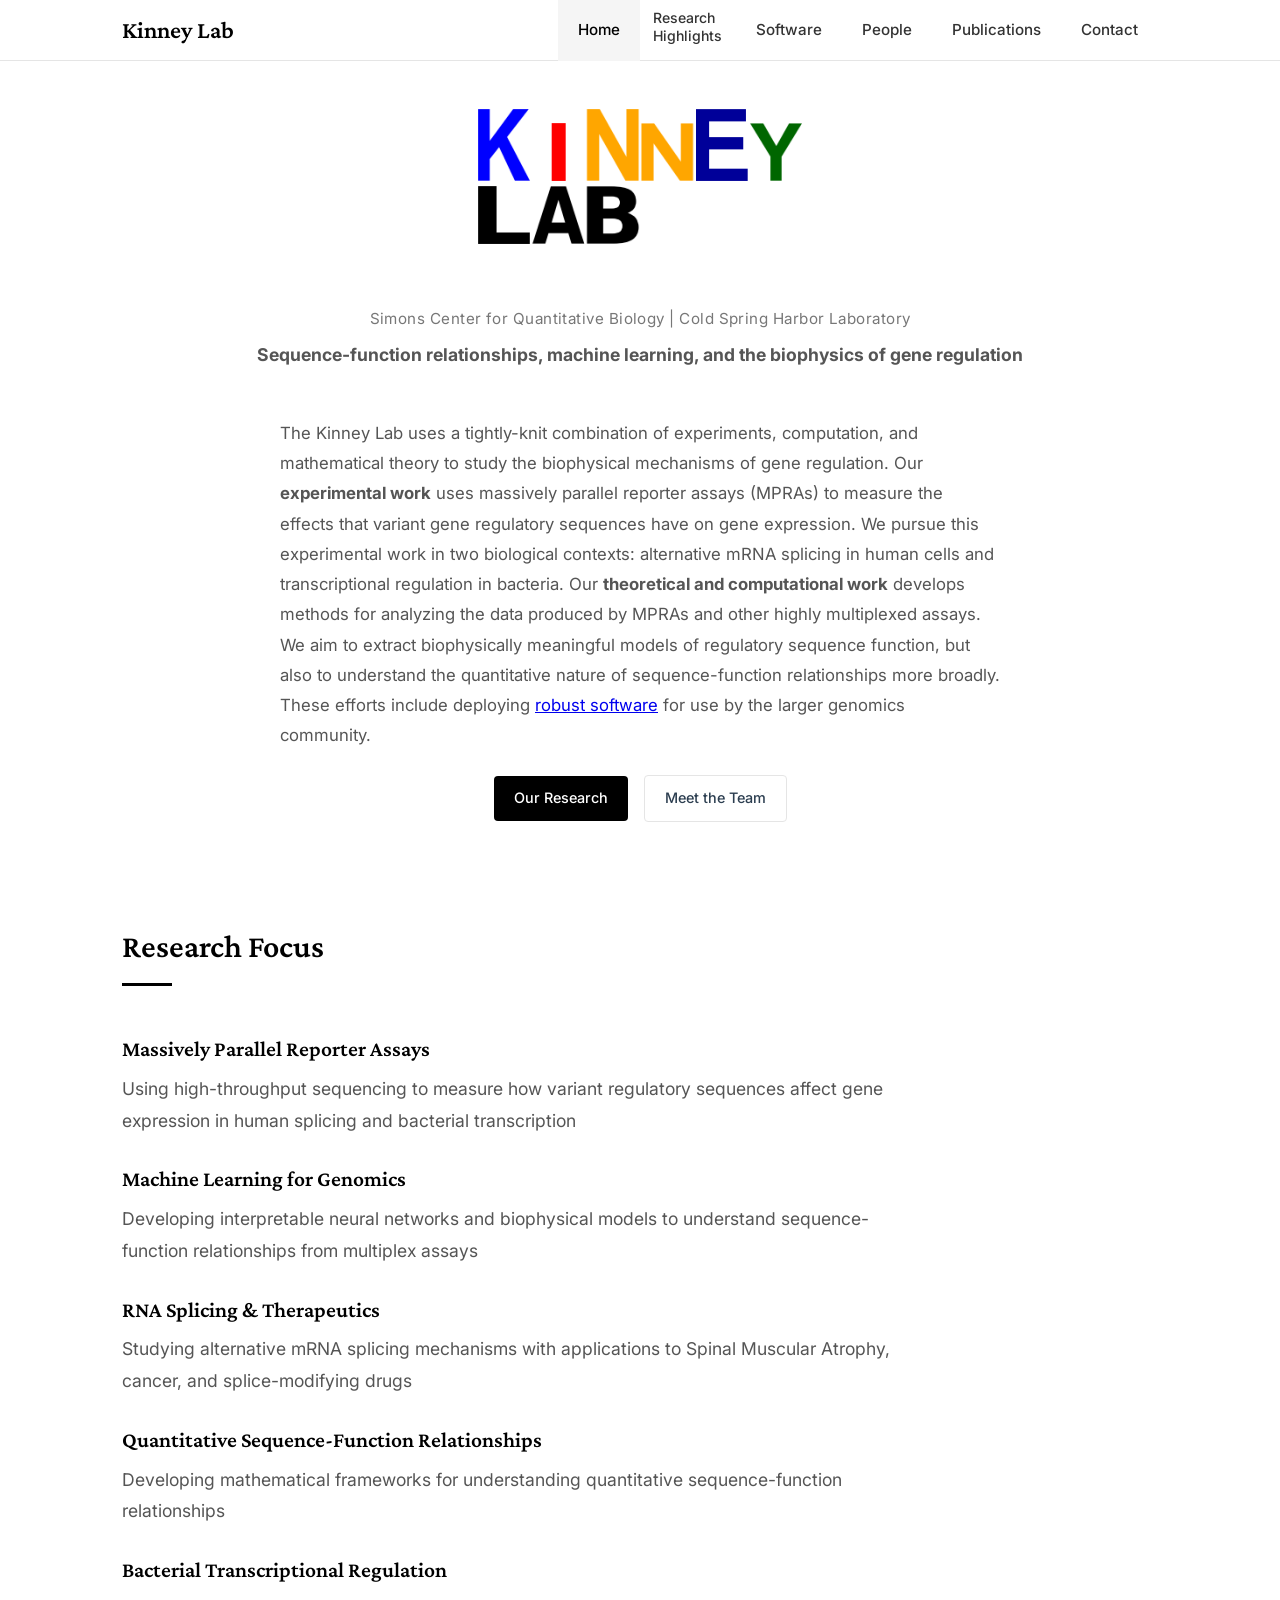
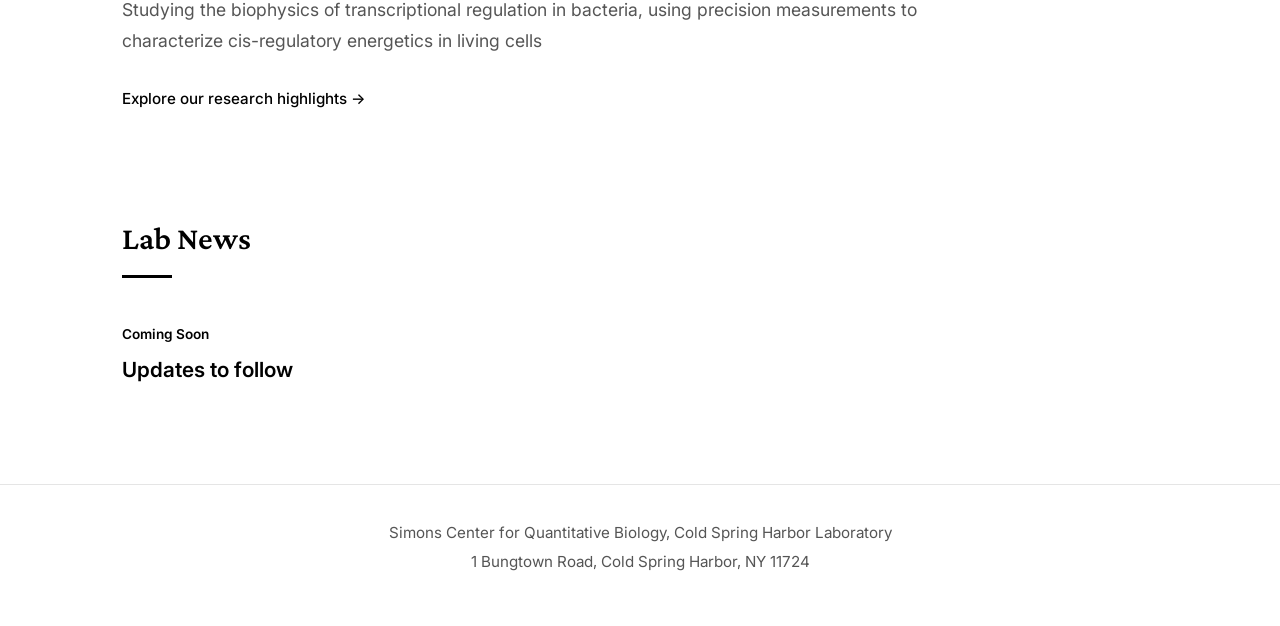
<file: index.html>
<!DOCTYPE html>
<html lang="en">
<head>
    <meta charset="UTF-8">
    <meta name="viewport" content="width=device-width, initial-scale=1.0">
    <title> Kinney Lab | Sequence-function relationships, machine learning, and the biophysics of gene regulation</title>
    <link rel="preconnect" href="https://fonts.googleapis.com">
    <link rel="preconnect" href="https://fonts.gstatic.com" crossorigin>
    <link href="https://fonts.googleapis.com/css2?family=Crimson+Pro:wght@300;400;600&family=DM+Sans:wght@400;500;600;700&family=Inter:wght@400;500;600;700&display=swap" rel="stylesheet">
    <link rel="stylesheet" href="styles.css">
</head>
<body>
    <nav class="navbar">
        <div class="nav-container">
            <a href="/" class="nav-logo">Kinney Lab</a>
            <ul class="nav-menu">
                <li><a href="/" class="nav-link active">Home</a></li>
                <li><a href="/research/" class="nav-link nav-link-stacked">Research<br>Highlights</a></li>
                <li><a href="/software/" class="nav-link">Software</a></li>
                <li><a href="/team/" class="nav-link">People</a></li>
                <li><a href="/publications/" class="nav-link">Publications</a></li>
                <li><a href="/contact/" class="nav-link">Contact</a></li>
            </ul>
        </div>
    </nav>

    <main>
        <section class="hero">
            <div class="container">
                <div class="hero-centered">
                    <div class="hero-logo">
                        <img src="pictures/kinney_lab_logo.png" alt="Kinney Lab">
                    </div>
                    <p class="hero-location">Simons Center for Quantitative Biology | Cold Spring Harbor Laboratory</p>
                    <p class="hero-tagline"><strong>Sequence-function relationships, machine learning, and the biophysics of gene regulation</strong></p>
                </div>
                
                <div class="hero-about">
                    <p>The Kinney Lab uses a tightly-knit combination of experiments, computation, and mathematical theory to study the biophysical mechanisms of gene regulation. Our <strong>experimental work</strong> uses massively parallel reporter assays (MPRAs) to measure the effects that variant gene regulatory sequences have on gene expression. We pursue this experimental work in two biological contexts: alternative mRNA splicing in human cells and transcriptional regulation in bacteria. Our <strong>theoretical and computational work</strong> develops methods for analyzing the data produced by MPRAs and other highly multiplexed assays. We aim to extract biophysically meaningful models of regulatory sequence function, but also to understand the quantitative nature of sequence-function relationships more broadly. These efforts include deploying <a href="/software/">robust software</a> for use by the larger genomics community.</p>
                    <div class="hero-cta">
                        <a href="/research/" class="btn btn-primary">Our Research</a>
                        <a href="/team/" class="btn btn-secondary">Meet the Team</a>
                    </div>
                </div>
            </div>
        </section>

        <section class="research-preview">
            <div class="container">
                <div class="section-header">
                    <h2>Research Focus</h2>
                    <div class="header-line"></div>
                </div>
                <div class="research-areas">
                    <div class="research-item">
                        <h3>Massively Parallel Reporter Assays</h3>
                        <p>Using high-throughput sequencing to measure how variant regulatory sequences affect gene expression in human splicing and bacterial transcription</p>
                    </div>
                    <div class="research-item">
                        <h3>Machine Learning for Genomics</h3>
                        <p>Developing interpretable neural networks and biophysical models to understand sequence-function relationships from multiplex assays</p>
                    </div>
                    <div class="research-item">
                        <h3>RNA Splicing & Therapeutics</h3>
                        <p>Studying alternative mRNA splicing mechanisms with applications to Spinal Muscular Atrophy, cancer, and splice-modifying drugs</p>
                    </div>
                    <div class="research-item">
                        <h3>Quantitative Sequence-Function Relationships</h3>
                        <p>Developing mathematical frameworks for understanding quantitative sequence-function relationships</p>
                    </div>
                    <div class="research-item">
                        <h3>Bacterial Transcriptional Regulation</h3>
                        <p>Studying the biophysics of transcriptional regulation in bacteria, using precision measurements to characterize cis-regulatory energetics in living cells</p>
                    </div>
                </div>
                <a href="/research/" class="link-arrow">Explore our research highlights →</a>
            </div>
        </section>

        <section class="news">
            <div class="container">
                <div class="section-header">
                    <h2>Lab News</h2>
                    <div class="header-line"></div>
                </div>
                <div class="news-grid">
                    <div class="news-item">
                        <div class="news-date">Coming Soon</div>
                        <h3>Updates to follow</h3>
                        <p></p>
                    </div>
                </div>
            </div>
        </section>

        <section class="site-address">
            <div class="container">
                <p>Simons Center for Quantitative Biology, Cold Spring Harbor Laboratory</p>
                <p>1 Bungtown Road, Cold Spring Harbor, NY 11724</p>
            </div>
        </section>
    </main>

    <script src="script.js"></script>
</body>
</html>
</file>
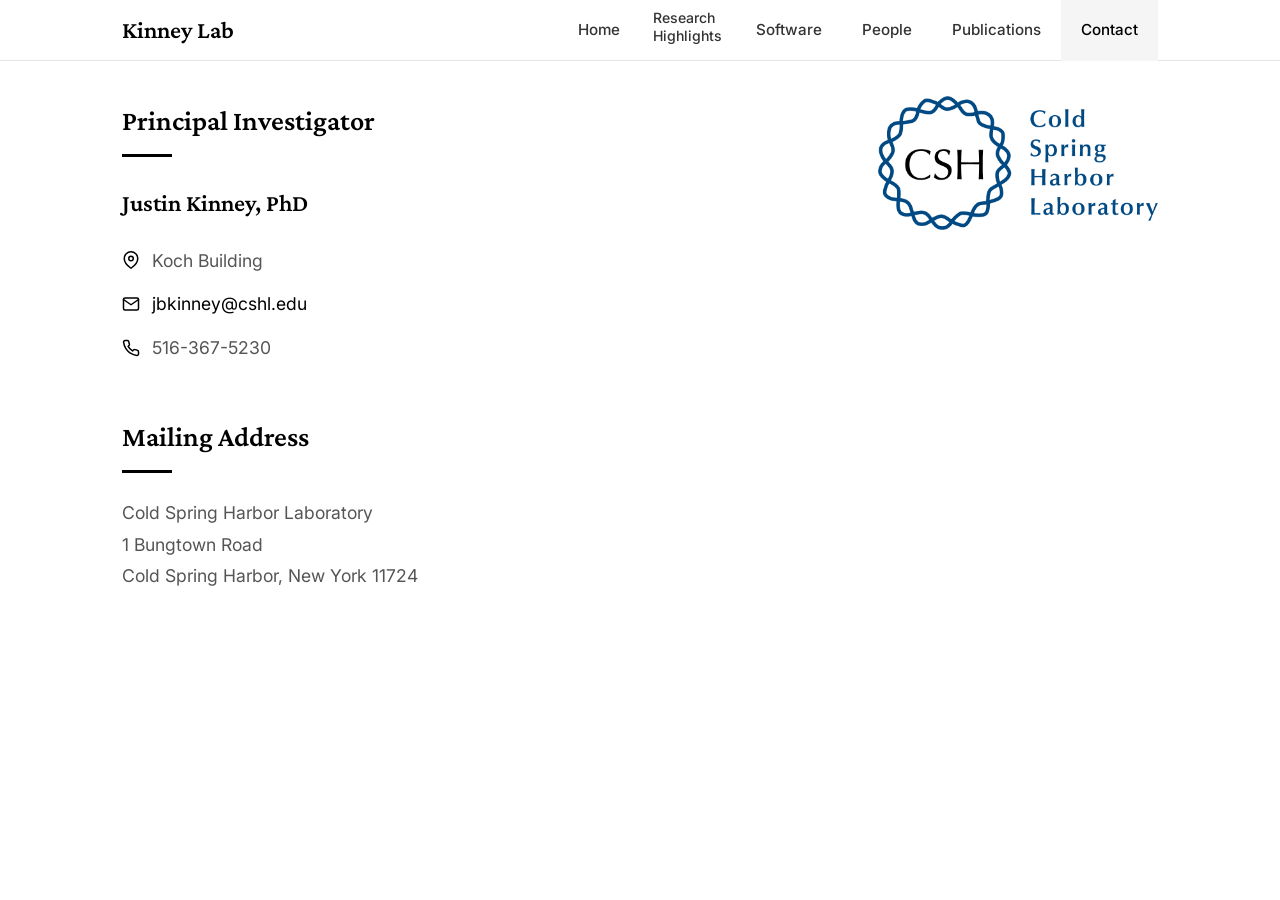
<file: contact/index.html>
<!DOCTYPE html>
<html lang="en">
<head>
    <meta charset="UTF-8">
    <meta name="viewport" content="width=device-width, initial-scale=1.0">
    <title>Contact | Kinney Lab</title>
    <link rel="preconnect" href="https://fonts.googleapis.com">
    <link rel="preconnect" href="https://fonts.gstatic.com" crossorigin>
    <link href="https://fonts.googleapis.com/css2?family=Crimson+Pro:wght@300;400;600&family=DM+Sans:wght@400;500;600;700&family=Inter:wght@400;500;600;700&display=swap" rel="stylesheet">
    <link rel="stylesheet" href="../styles.css">
    <link rel="stylesheet" href="../contact.css">
</head>
<body>
    <nav class="navbar">
        <div class="nav-container">
            <a href="/" class="nav-logo">Kinney Lab</a>
            <ul class="nav-menu">
                <li><a href="/" class="nav-link">Home</a></li>
                <li><a href="/research/" class="nav-link nav-link-stacked">Research<br>Highlights</a></li>
                <li><a href="/software/" class="nav-link">Software</a></li>
                <li><a href="/team/" class="nav-link">People</a></li>
                <li><a href="/publications/" class="nav-link">Publications</a></li>
                <li><a href="/contact/" class="nav-link active">Contact</a></li>
            </ul>
        </div>
    </nav>

    <main>
        <section class="contact-section">
            <div class="container">
                <div class="contact-layout">
                    <div class="contact-content">
                        <div class="section-header">
                            <h2>Principal Investigator</h2>
                            <div class="header-line"></div>
                        </div>
                        
                        <div class="pi-info">
                            <p class="pi-name">Justin Kinney, PhD</p>
                            
                            <div class="contact-details">
                                <div class="contact-line">
                                    <svg width="18" height="18" viewBox="0 0 24 24" fill="none" stroke="currentColor" stroke-width="2" stroke-linecap="round" stroke-linejoin="round">
                                        <path d="M21 10c0 7-9 13-9 13s-9-6-9-13a9 9 0 0 1 18 0z"></path>
                                        <circle cx="12" cy="10" r="3"></circle>
                                    </svg>
                                    <span>Koch Building</span>
                                </div>
                                
                                <div class="contact-line">
                                    <svg width="18" height="18" viewBox="0 0 24 24" fill="none" stroke="currentColor" stroke-width="2" stroke-linecap="round" stroke-linejoin="round">
                                        <path d="M4 4h16c1.1 0 2 .9 2 2v12c0 1.1-.9 2-2 2H4c-1.1 0-2-.9-2-2V6c0-1.1.9-2 2-2z"></path>
                                        <polyline points="22,6 12,13 2,6"></polyline>
                                    </svg>
                                    <a href="mailto:jbkinney@cshl.edu">jbkinney@cshl.edu</a>
                                </div>
                                
                                <div class="contact-line">
                                    <svg width="18" height="18" viewBox="0 0 24 24" fill="none" stroke="currentColor" stroke-width="2" stroke-linecap="round" stroke-linejoin="round">
                                        <path d="M22 16.92v3a2 2 0 0 1-2.18 2 19.79 19.79 0 0 1-8.63-3.07 19.5 19.5 0 0 1-6-6 19.79 19.79 0 0 1-3.07-8.67A2 2 0 0 1 4.11 2h3a2 2 0 0 1 2 1.72 12.84 12.84 0 0 0 .7 2.81 2 2 0 0 1-.45 2.11L8.09 9.91a16 16 0 0 0 6 6l1.27-1.27a2 2 0 0 1 2.11-.45 12.84 12.84 0 0 0 2.81.7A2 2 0 0 1 22 16.92z"></path>
                                    </svg>
                                    <span>516-367-5230</span>
                                </div>
                            </div>
                        </div>
                        
                        <div class="mailing-address">
                            <div class="section-header">
                                <h2>Mailing Address</h2>
                                <div class="header-line"></div>
                            </div>
                            <p>Cold Spring Harbor Laboratory<br>
                            1 Bungtown Road<br>
                            Cold Spring Harbor, New York 11724</p>
                        </div>
                    </div>
                    
                    <div class="contact-logo">
                        <a href="https://www.cshl.edu" target="_blank">
                            <img src="/pictures/cshl_logo.png" alt="Cold Spring Harbor Laboratory">
                        </a>
                    </div>
                </div>
            </div>
        </section>
    </main>

    <script src="../script.js"></script>
</body>
</html>
</file>
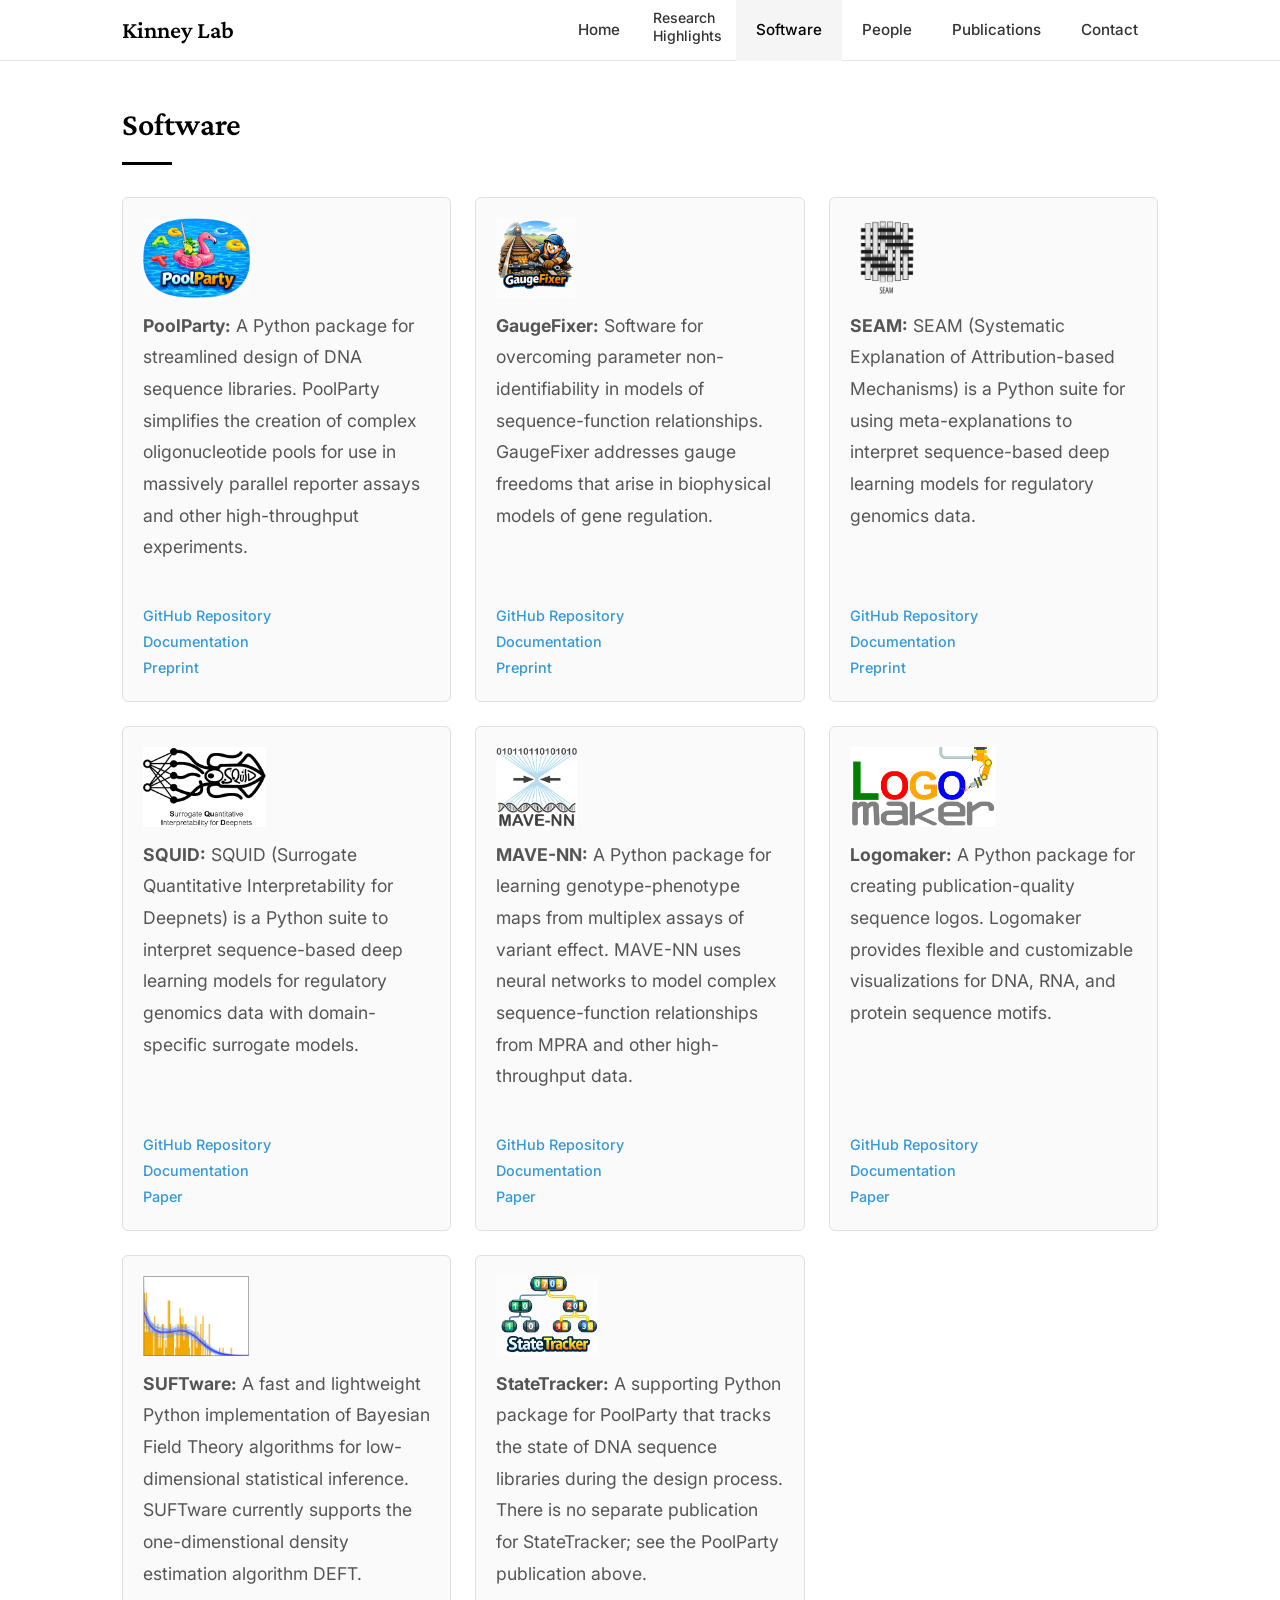
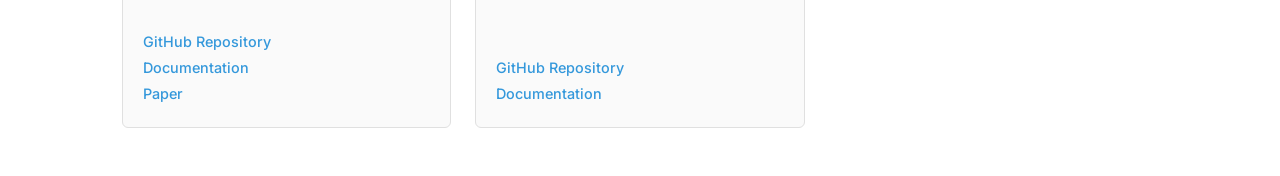
<file: software/index.html>
<!DOCTYPE html>
<html lang="en">
<head>
    <meta charset="UTF-8">
    <meta name="viewport" content="width=device-width, initial-scale=1.0">
    <title>Software | Kinney Lab</title>
    <link rel="preconnect" href="https://fonts.googleapis.com">
    <link rel="preconnect" href="https://fonts.gstatic.com" crossorigin>
    <link href="https://fonts.googleapis.com/css2?family=Crimson+Pro:wght@300;400;600&family=DM+Sans:wght@400;500;600;700&family=Inter:wght@400;500;600;700&display=swap" rel="stylesheet">
    <link rel="stylesheet" href="../styles.css">
    <link rel="stylesheet" href="../research.css">
    <link rel="stylesheet" href="../software.css">
</head>
<body>
    <nav class="navbar">
        <div class="nav-container">
            <a href="/" class="nav-logo">Kinney Lab</a>
            <ul class="nav-menu">
                <li><a href="/" class="nav-link">Home</a></li>
                <li><a href="/research/" class="nav-link nav-link-stacked">Research<br>Highlights</a></li>
                <li><a href="/software/" class="nav-link active">Software</a></li>
                <li><a href="/team/" class="nav-link">People</a></li>
                <li><a href="/publications/" class="nav-link">Publications</a></li>
                <li><a href="/contact/" class="nav-link">Contact</a></li>
            </ul>
        </div>
    </nav>

    <main>
        <section class="tools-resources software-page-top">
            <div class="container">
                <div class="section-header">
                    <h2>Software</h2>
                    <div class="header-line"></div>
                </div>
                <div class="tools-grid">

                    <div class="tool-card">
                        <div class="tool-logo">
                            <img src="/pictures/poolparty_logo.jpg" alt="PoolParty">
                        </div>
                        <p><strong>PoolParty:</strong> A Python package for streamlined design of DNA sequence libraries. PoolParty simplifies the creation of complex oligonucleotide pools for use in massively parallel reporter assays and other high-throughput experiments.</p>
                        <a href="https://github.com/jbkinney/poolparty-statetracker" class="tool-link" target="_blank">GitHub Repository</a>
                        <a href="https://poolparty.readthedocs.io/en/latest/" class="tool-link" target="_blank">Documentation</a>
                        <a href="https://www.biorxiv.org/content/10.64898/2026.04.06.716802v1" class="tool-link" target="_blank">Preprint</a>
                    </div>

                    <div class="tool-card">
                        <div class="tool-logo">
                            <img src="/pictures/gaugefixer_logo.png" alt="GaugeFixer">
                        </div>
                        <p><strong>GaugeFixer:</strong> Software for overcoming parameter non-identifiability in models of sequence-function relationships. GaugeFixer addresses gauge freedoms that arise in biophysical models of gene regulation.</p>
                        <a href="https://github.com/jbkinney/gaugefixer" class="tool-link" target="_blank">GitHub Repository</a>
                        <a href="https://gaugefixer.readthedocs.io/en/latest/" class="tool-link" target="_blank">Documentation</a>
                        <a href="https://www.biorxiv.org/content/10.64898/2025.12.08.693054v1" class="tool-link" target="_blank">Preprint</a>
                    </div>

                    <div class="tool-card">
                        <div class="tool-logo">
                            <img src="/pictures/seam_logo.png" alt="SEAM">
                        </div>
                        <p><strong>SEAM:</strong> SEAM (Systematic Explanation of Attribution-based Mechanisms) is a Python suite for using meta-explanations to interpret sequence-based deep learning models for regulatory genomics data.</p>
                        <a href="https://github.com/evanseitz/seam-nn" class="tool-link" target="_blank">GitHub Repository</a>
                        <a href="https://seam-nn.readthedocs.io/en/latest/" class="tool-link" target="_blank">Documentation</a>
                        <a href="https://www.biorxiv.org/content/10.1101/2025.10.07.681052v1" class="tool-link" target="_blank">Preprint</a>
                    </div>

                    <div class="tool-card">
                        <div class="tool-logo">
                            <img src="/pictures/squid_logo.png" alt="SQUID">
                        </div>
                        <p><strong>SQUID:</strong> SQUID (Surrogate Quantitative Interpretability for Deepnets) is a Python suite to interpret sequence-based deep learning models for regulatory genomics data with domain-specific surrogate models.</p>
                        <a href="https://github.com/evanseitz/squid-nn" class="tool-link" target="_blank">GitHub Repository</a>
                        <a href="https://squid-nn.readthedocs.io/en/latest/" class="tool-link" target="_blank">Documentation</a>
                        <a href="https://www.nature.com/articles/s42256-024-00851-5" class="tool-link" target="_blank">Paper</a>
                    </div>
                    
                    
                    <div class="tool-card">
                        <div class="tool-logo">
                            <img src="/pictures/mavenn_logo.png" alt="MAVE-NN">
                        </div>
                        <p><strong>MAVE-NN:</strong> A Python package for learning genotype-phenotype maps from multiplex assays of variant effect. MAVE-NN uses neural networks to model complex sequence-function relationships from MPRA and other high-throughput data.</p>
                        <a href="https://github.com/jbkinney/mavenn" class="tool-link" target="_blank">GitHub Repository</a>
                        <a href="https://mavenn.readthedocs.io/en/latest/" class="tool-link" target="_blank">Documentation</a>
                        <a href="https://link.springer.com/article/10.1186/s13059-022-02661-7" class="tool-link" target="_blank">Paper</a>
                    </div>

                    <div class="tool-card">
                        <div class="tool-logo">
                            <img src="/pictures/logomaker_logo.png" alt="Logomaker">
                        </div>
                        <p><strong>Logomaker:</strong> A Python package for creating publication-quality sequence logos. Logomaker provides flexible and customizable visualizations for DNA, RNA, and protein sequence motifs.</p>
                        <a href="https://github.com/jbkinney/logomaker" class="tool-link" target="_blank">GitHub Repository</a>
                        <a href="https://logomaker.readthedocs.io/en/latest/" class="tool-link" target="_blank">Documentation</a>
                        <a href="https://academic.oup.com/bioinformatics/article/36/7/2272/5671693" class="tool-link" target="_blank">Paper</a>
                    </div>

                    <div class="tool-card">
                        <div class="tool-logo">
                            <img src="/pictures/suftware_logo.png" alt="SUFTware">
                        </div>
                        <p><strong>SUFTware:</strong> A fast and lightweight Python implementation of Bayesian Field Theory algorithms for low-dimensional statistical inference. SUFTware currently supports the one-dimenstional density estimation algorithm DEFT.</p>
                        <a href="https://github.com/jbkinney/suftware" class="tool-link" target="_blank">GitHub Repository</a>
                        <a href="https://suftware.readthedocs.io/en/latest/" class="tool-link" target="_blank">Documentation</a>
                        <a href="https://journals.aps.org/prl/abstract/10.1103/PhysRevLett.121.160605" class="tool-link" target="_blank">Paper</a>
                    </div>

                    <div class="tool-card">
                        <div class="tool-logo">
                            <img src="/pictures/statetracker_logo.png" alt="StateTracker">
                        </div>
                        <p><strong>StateTracker:</strong> A supporting Python package for PoolParty that tracks the state of DNA sequence libraries during the design process. There is no separate publication for StateTracker; see the PoolParty publication above.</p>
                        <a href="https://github.com/jbkinney/poolparty-statetracker" class="tool-link" target="_blank">GitHub Repository</a>
                        <a href="https://statetracker.readthedocs.io/" class="tool-link" target="_blank">Documentation</a>
                    </div>
                </div>
            </div>
        </section>
    </main>

    <script src="../script.js"></script>
</body>
</html>
</file>
<file: styles.css>
:root {
    --primary: #2c3e50;
    --primary-dark: #1a252f;
    --accent: #3498db;
    --accent-hover: #2980b9;
    --text-dark: #2c3e50;
    --text-medium: #555;
    --text-light: #777;
    --bg-white: #ffffff;
    --bg-light: #f8f9fa;
    --border: #e5e5e5;
    --shadow: rgba(0, 0, 0, 0.1);
}

* {
    margin: 0;
    padding: 0;
    box-sizing: border-box;
}

html {
    scroll-padding-top: 11rem;
}

body {
    font-family: 'Inter', -apple-system, BlinkMacSystemFont, 'Segoe UI', sans-serif;
    color: var(--text-dark);
    background: var(--bg-white);
    line-height: 1.8;
    font-size: 1.1rem;
}

.container {
    max-width: 1100px;
    margin: 0 auto;
    padding: 0 2rem;
}

.navbar {
    position: fixed;
    top: 0;
    width: 100%;
    background: var(--bg-white);
    z-index: 1000;
    border-bottom: 1px solid var(--border);
}

.nav-container {
    max-width: 1100px;
    margin: 0 auto;
    padding: 0 2rem;
    display: flex;
    justify-content: space-between;
    align-items: center;
    height: 60px;
}

.nav-logo {
    font-family: 'Crimson Pro', Georgia, serif;
    font-size: 1.5rem;
    font-weight: 600;
    color: #000000;
    text-decoration: none;
}

.nav-logo:hover {
    color: #333333;
}

.nav-menu {
    display: flex;
    list-style: none;
    gap: 0;
}

.nav-link {
    color: #333333;
    text-decoration: none;
    font-size: 0.95rem;
    font-weight: 500;
    padding: 1.1rem 1.25rem;
    display: block;
    transition: all 0.2s ease;
}

.nav-link:hover,
.nav-link.active {
    color: #000000;
    background: #f5f5f5;
}

.nav-link-stacked {
    line-height: 1.25;
    font-size: 0.88rem;
    padding: 0.65rem 0.85rem;
}

/* Hero Section */
.hero {
    padding: 6rem 0 3rem 0;
    background: var(--bg-white);
}

.hero-centered {
    text-align: center;
    max-width: 1000px;
    margin: 0 auto 3rem;
}

.hero-location {
    font-size: 0.95rem;
    color: var(--text-light);
    letter-spacing: 0.03em;
    margin-bottom: 0.5rem;
}

.hero-logo {
    margin-bottom: 1.5rem;
}

.hero-logo img {
    max-width: 350px;
    width: 100%;
    height: auto;
}

.hero-tagline {
    font-size: 1.1rem;
    line-height: 1.7;
    color: var(--text-medium);
    margin-bottom: 1.5rem;
    white-space: nowrap;
}

.hero-cta {
    display: flex;
    flex-wrap: nowrap;
    gap: 1rem;
    justify-content: center;
    align-items: center;
    width: 100%;
}

.hero-cta .btn {
    flex-shrink: 0;
    white-space: nowrap;
}

.hero-about {
    max-width: 720px;
    margin: 0 auto;
}

.hero-about p {
    font-size: 1.05rem;
    line-height: 1.8;
    color: var(--text-medium);
    margin-bottom: 1.5rem;
}

.about-column h3 {
    font-family: 'Crimson Pro', Georgia, serif;
    font-size: 1.5rem;
    font-weight: 600;
    color: #000000;
    margin-bottom: 0.75rem;
}

.about-column p {
    font-size: 1.05rem;
    line-height: 1.8;
    color: var(--text-medium);
}

.btn {
    padding: 0.6rem 1.25rem;
    border-radius: 4px;
    text-decoration: none;
    font-weight: 500;
    font-size: 0.9rem;
    transition: all 0.2s ease;
    display: inline-block;
}

.btn-primary {
    background: #000000;
    color: white;
}

.btn-primary:hover {
    background: var(--accent-hover);
}

.btn-secondary {
    background: transparent;
    color: var(--text-dark);
    border: 1px solid var(--border);
}

.btn-secondary:hover {
    background: var(--bg-light);
    border-color: var(--text-medium);
}

/* Sections */
section {
    padding: 3rem 0;
}

.section-header {
    margin-bottom: 2rem;
    background: #ffffff;
}

.section-header h2 {
    font-family: 'Crimson Pro', Georgia, serif;
    font-size: 2rem;
    font-weight: 600;
    color: #000000;
    margin-bottom: 0.5rem;
}

.header-line {
    width: 50px;
    height: 3px;
    background: #000000;
}

/* Research Preview */
.research-preview {
    background: var(--bg-white);
}

.research-areas {
    max-width: 800px;
}

.research-item {
    padding: 0.75rem 0;
}

.research-item h3 {
    font-family: 'Crimson Pro', Georgia, serif;
    font-size: 1.35rem;
    font-weight: 600;
    color: #000000;
    margin-bottom: 0.25rem;
}

.research-item p {
    color: var(--text-medium);
    line-height: 1.8;
    font-size: 1.1rem;
}

.link-arrow {
    display: inline-block;
    color: #000000;
    text-decoration: none;
    font-weight: 500;
    font-size: 0.95rem;
    margin-top: 1rem;
}

.link-arrow:hover {
    text-decoration: underline;
}

/* News Section */
.news {
    background: var(--bg-white);
}

.news-grid {
    max-width: 700px;
}

.news-item {
    padding: 0.75rem 0;
}

.news-date {
    color: #000000;
    font-weight: 600;
    font-size: 0.85rem;
    margin-bottom: 0.25rem;
}

.news-item h3 {
    font-size: 1.3rem;
    font-weight: 600;
    color: #000000;
    margin-bottom: 0.25rem;
}

.news-item p {
    color: var(--text-medium);
    line-height: 1.8;
    font-size: 1.1rem;
}

/* Site Address */
.site-address {
    padding: 2rem 0 3rem;
    text-align: center;
    border-top: 1px solid var(--border);
    margin-top: 2rem;
}

.site-address p {
    color: var(--text-medium);
    font-size: 0.95rem;
    line-height: 1.6;
    margin: 0.25rem 0;
}

/* Page Hero (for subpages) */
.page-hero {
    margin-top: 60px;
    padding: 2.5rem 0;
    background: #ffffff;
    color: #000000;
}

.page-hero h1 {
    font-family: 'Crimson Pro', Georgia, serif;
    font-size: 2.25rem;
    font-weight: 600;
    margin-bottom: 0.5rem;
}

.page-hero p {
    font-size: 1rem;
    opacity: 0.85;
}

/* Responsive Design */
@media (max-width: 768px) {
    .nav-container {
        flex-direction: column;
        height: auto;
        padding: 0.75rem 1rem;
    }
    
    .nav-menu {
        flex-wrap: wrap;
        justify-content: center;
        gap: 0;
    }
    
    .nav-link {
        padding: 0.5rem 0.75rem;
        font-size: 0.85rem;
    }
    
    main {
        padding-top: 11rem;
    }
    
    main > section:first-child,
    main > .tools-resources:first-child {
        padding-top: 0 !important;
    }
    
    .hero,
    .team-section,
    .contact-section,
    .publications-section {
        padding-top: 0 !important;
    }
    
    .banner {
        margin-top: 11rem;
    }
    
    .hero-logo img {
        max-width: 280px;
    }
    
    .hero-tagline {
        font-size: 1rem;
        white-space: normal;
    }
    
    
    .hero-cta {
        flex-direction: column;
        align-items: center;
    }
    
    .section-header h2 {
        font-size: 1.5rem;
    }
    
    .footer-content {
        grid-template-columns: 1fr;
        text-align: center;
    }
    
    .page-hero {
        margin-top: 11rem;
    }
    
    .page-hero h1 {
        font-size: 1.75rem;
    }
}

@media (max-width: 480px) {
    .container {
        padding: 0 1rem;
    }
    
    section {
        padding: 2rem 0;
    }
    
    .hero-logo img {
        max-width: 220px;
    }
    
    .hero-tagline {
        font-size: 1rem;
    }
    
    .about-column h3 {
        font-size: 1.2rem;
    }
}
</file>
<file: contact.css>
.contact-section {
    padding: 6rem 0 3rem 0;
    background: var(--bg-white);
}

.contact-layout {
    display: flex;
    justify-content: space-between;
    align-items: flex-start;
    gap: 4rem;
}

.contact-content {
    max-width: 600px;
    flex: 1;
}

.contact-logo {
    flex-shrink: 0;
}

.contact-logo img {
    max-width: 280px;
    height: auto;
}

.contact-content .section-header {
    margin-bottom: 1.5rem;
}

.contact-content .section-header h2 {
    font-family: 'Crimson Pro', Georgia, serif;
    font-size: 1.75rem;
    font-weight: 600;
    color: #000000;
    margin-bottom: 0.5rem;
}

.pi-info {
    margin-bottom: 3rem;
}

.pi-name {
    font-family: 'Crimson Pro', Georgia, serif;
    font-size: 1.5rem;
    font-weight: 600;
    color: #000000;
    margin-bottom: 1.25rem;
}

.contact-details {
    display: flex;
    flex-direction: column;
    gap: 0.75rem;
}

.contact-line {
    display: flex;
    align-items: center;
    gap: 0.75rem;
    color: var(--text-medium);
    font-size: 1.1rem;
}

.contact-line svg {
    color: #000000;
    flex-shrink: 0;
}

.contact-line a {
    color: #000000;
    text-decoration: none;
}

.contact-line a:hover {
    text-decoration: underline;
}

.mailing-address {
    margin-top: 2rem;
}

.mailing-address p {
    color: var(--text-medium);
    font-size: 1.1rem;
    line-height: 1.8;
}

@media (max-width: 968px) {
    .contact-layout {
        flex-direction: column;
        gap: 3rem;
    }
    
    .contact-logo {
        order: -1;
    }
    
    .contact-logo img {
        max-width: 220px;
    }
}

@media (max-width: 768px) {
    .contact-section {
        padding: 4rem 0 2rem 0;
    }
    
    .contact-content .section-header h2 {
        font-size: 1.35rem;
    }
    
    .pi-name {
        font-size: 1.2rem;
    }
    
    .contact-logo img {
        max-width: 180px;
    }
}
</file>
<file: research.css>
.research-overview {
    background: var(--bg-white);
    padding: 3rem 0 3rem 0;
}

.overview-content {
    max-width: 850px;
}

.overview-content h2 {
    font-family: 'Crimson Pro', Georgia, serif;
    font-size: 2rem;
    font-weight: 600;
    color: #000000;
    margin-bottom: 1rem;
}

.overview-content p {
    font-size: 1.15rem;
    line-height: 1.8;
    color: var(--text-medium);
}

.research-areas-detail {
    padding: 6rem 0;
    background: var(--bg-white);
}

.research-areas-detail .container {
    max-width: 1400px;
}

/* Selected publications list (figure + description per item) */
.selected-publications {
    display: flex;
    flex-direction: column;
    gap: 3rem;
    max-width: 1360px;
    margin: 0 auto;
    margin-left: -2rem;
    padding-left: 2rem;
}

.pub-highlight {
    display: grid;
    grid-template-columns: 500px 1fr;
    gap: 2rem;
    align-items: start;
    padding-bottom: 3rem;
    border-bottom: 1px solid var(--border);
}

.pub-highlight:last-child {
    padding-bottom: 0;
    border-bottom: none;
}

.pub-figure-empty {
    min-height: 0;
    aspect-ratio: auto;
    background: transparent;
}

.pub-figure {
    width: calc(100% + 2rem);
    margin-left: -2rem;
    max-width: 520px;
    aspect-ratio: 4/3;
    overflow: hidden;
}

.pub-figure img {
    width: 100%;
    height: 100%;
    object-fit: contain;
    display: block;
}

.pub-body {
    min-width: 0;
}

.pub-title {
    font-family: 'Crimson Pro', Georgia, serif;
    font-size: 1.35rem;
    font-weight: 600;
    color: #000000;
    margin-bottom: 0.5rem;
    line-height: 1.35;
}

.pub-meta {
    font-size: 0.95rem;
    color: var(--text-light);
    margin-bottom: 0.75rem;
    line-height: 1.5;
}

.pub-description {
    color: var(--text-medium);
    line-height: 1.75;
    font-size: 1.05rem;
    margin-bottom: 0.75rem;
}

.pub-links {
    font-size: 0.95rem;
    color: var(--text-light);
}

.pub-links a {
    margin-right: 0.25rem;
}

@media (max-width: 768px) {
    .selected-publications {
        margin-left: 0;
        padding-left: 0;
    }
    .pub-highlight {
        grid-template-columns: 1fr;
        gap: 1.25rem;
    }
    .pub-figure {
        margin-left: 0;
        width: 100%;
        max-width: 100%;
        aspect-ratio: auto;
    }
    .pub-figure-empty {
        display: none;
    }
}

.research-area-card {
    margin-bottom: 2rem;
}

.area-content h3 {
    font-family: 'Crimson Pro', Georgia, serif;
    font-size: 1.4rem;
    font-weight: 600;
    color: #000000;
    margin-bottom: 0.75rem;
}

.area-content p {
    color: var(--text-medium);
    line-height: 1.8;
    margin-bottom: 1rem;
    font-size: 1.1rem;
}

.area-tags {
    display: flex;
    flex-wrap: wrap;
    gap: 0.5rem;
}

.tag {
    background: transparent;
    color: var(--text-light);
    padding: 0.2rem 0;
    font-size: 0.85rem;
    font-weight: 400;
}

.tools-resources {
    padding: 3rem 0;
    background: var(--bg-white);
}

.tools-resources.software-page-top {
    padding-top: 6rem;
}

.tools-grid {
    display: grid;
    grid-template-columns: repeat(auto-fit, minmax(280px, 1fr));
    gap: 1.5rem;
    margin-top: 1.5rem;
    align-items: start;
}

.tool-card {
    padding: 0;
    margin-bottom: 1.5rem;
    display: flex;
    flex-direction: column;
    min-height: 100%;
}

.tool-card h3 {
    font-family: 'Crimson Pro', Georgia, serif;
    font-size: 1.3rem;
    font-weight: 600;
    color: #000000;
    margin-bottom: 0.75rem;
}

.tool-logo {
    margin-bottom: 0.75rem;
    width: 200px;
    height: 80px;
    min-height: 80px;
    display: flex;
    align-items: center;
    justify-content: flex-start;
    flex-shrink: 0;
}

.tool-logo img {
    width: 200px;
    height: 80px;
    max-width: 200px;
    max-height: 80px;
    object-fit: contain;
    object-position: left center;
}

.tool-card p {
    color: var(--text-medium);
    line-height: 1.8;
    font-size: 1.1rem;
    margin-bottom: 1rem;
    flex-grow: 1;
}

.tool-link {
    display: inline-block;
    color: #3498db;
    font-weight: 500;
    text-decoration: none;
    font-size: 0.9rem;
} 

.tool-link:hover {
    color: #2980b9;
    text-decoration: underline;
}

@media (max-width: 768px) {
    .research-area-card {
        grid-template-columns: 1fr;
        gap: 0.75rem;
    }
    
    .area-number {
        font-size: 2rem;
    }
    
    .area-content h3 {
        font-size: 1.15rem;
    }
    
    .tools-grid {
        grid-template-columns: 1fr;
    }
}
</file>
<file: software.css>
.tools-grid .tool-card {
    border: 1px solid #e0e0e0;
    border-radius: 6px;
    padding: 1.25rem;
    background: #fafafa;
}

.tool-logo--seam {
    width: 300px;
    height: 100px;
    min-height: 100px;
}

.tool-logo--seam img {
    width: 300px;
    max-width: 300px;
    height: 100px;
    max-height: 100px;
}
</file>
